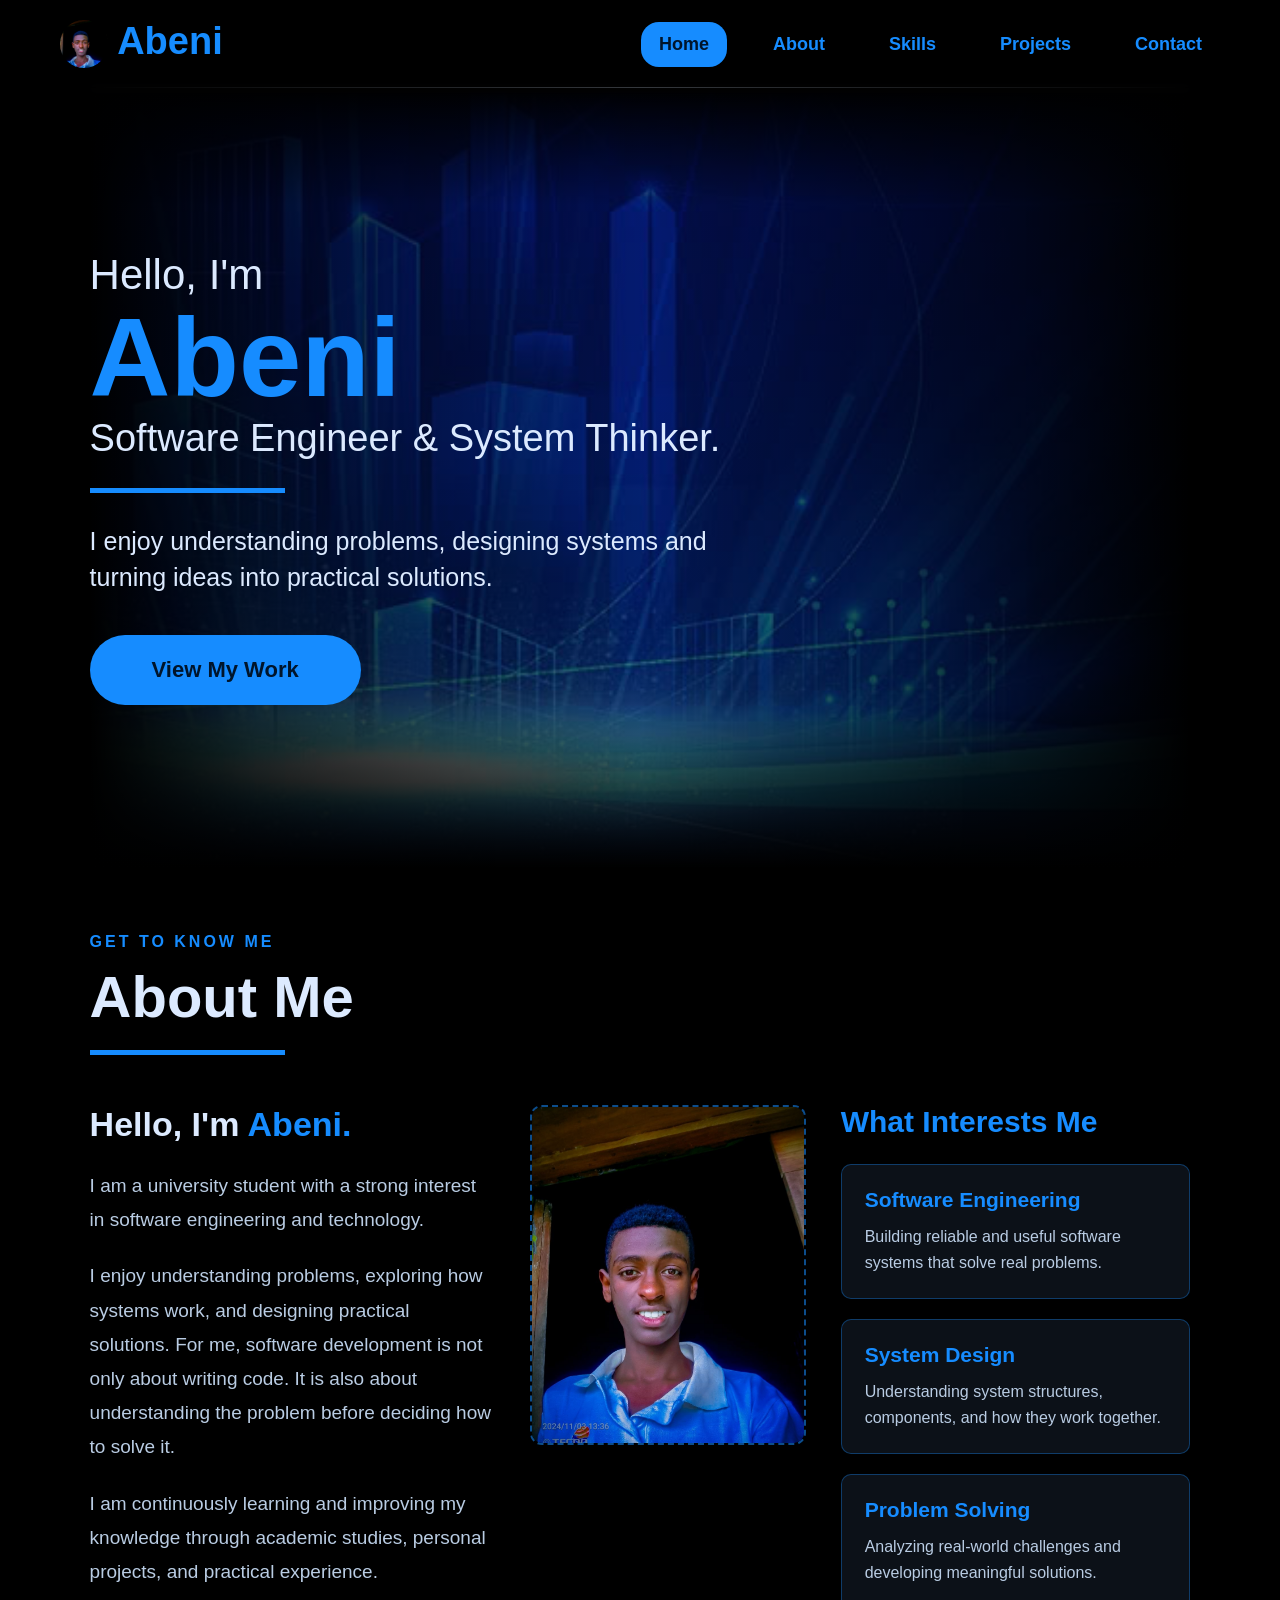
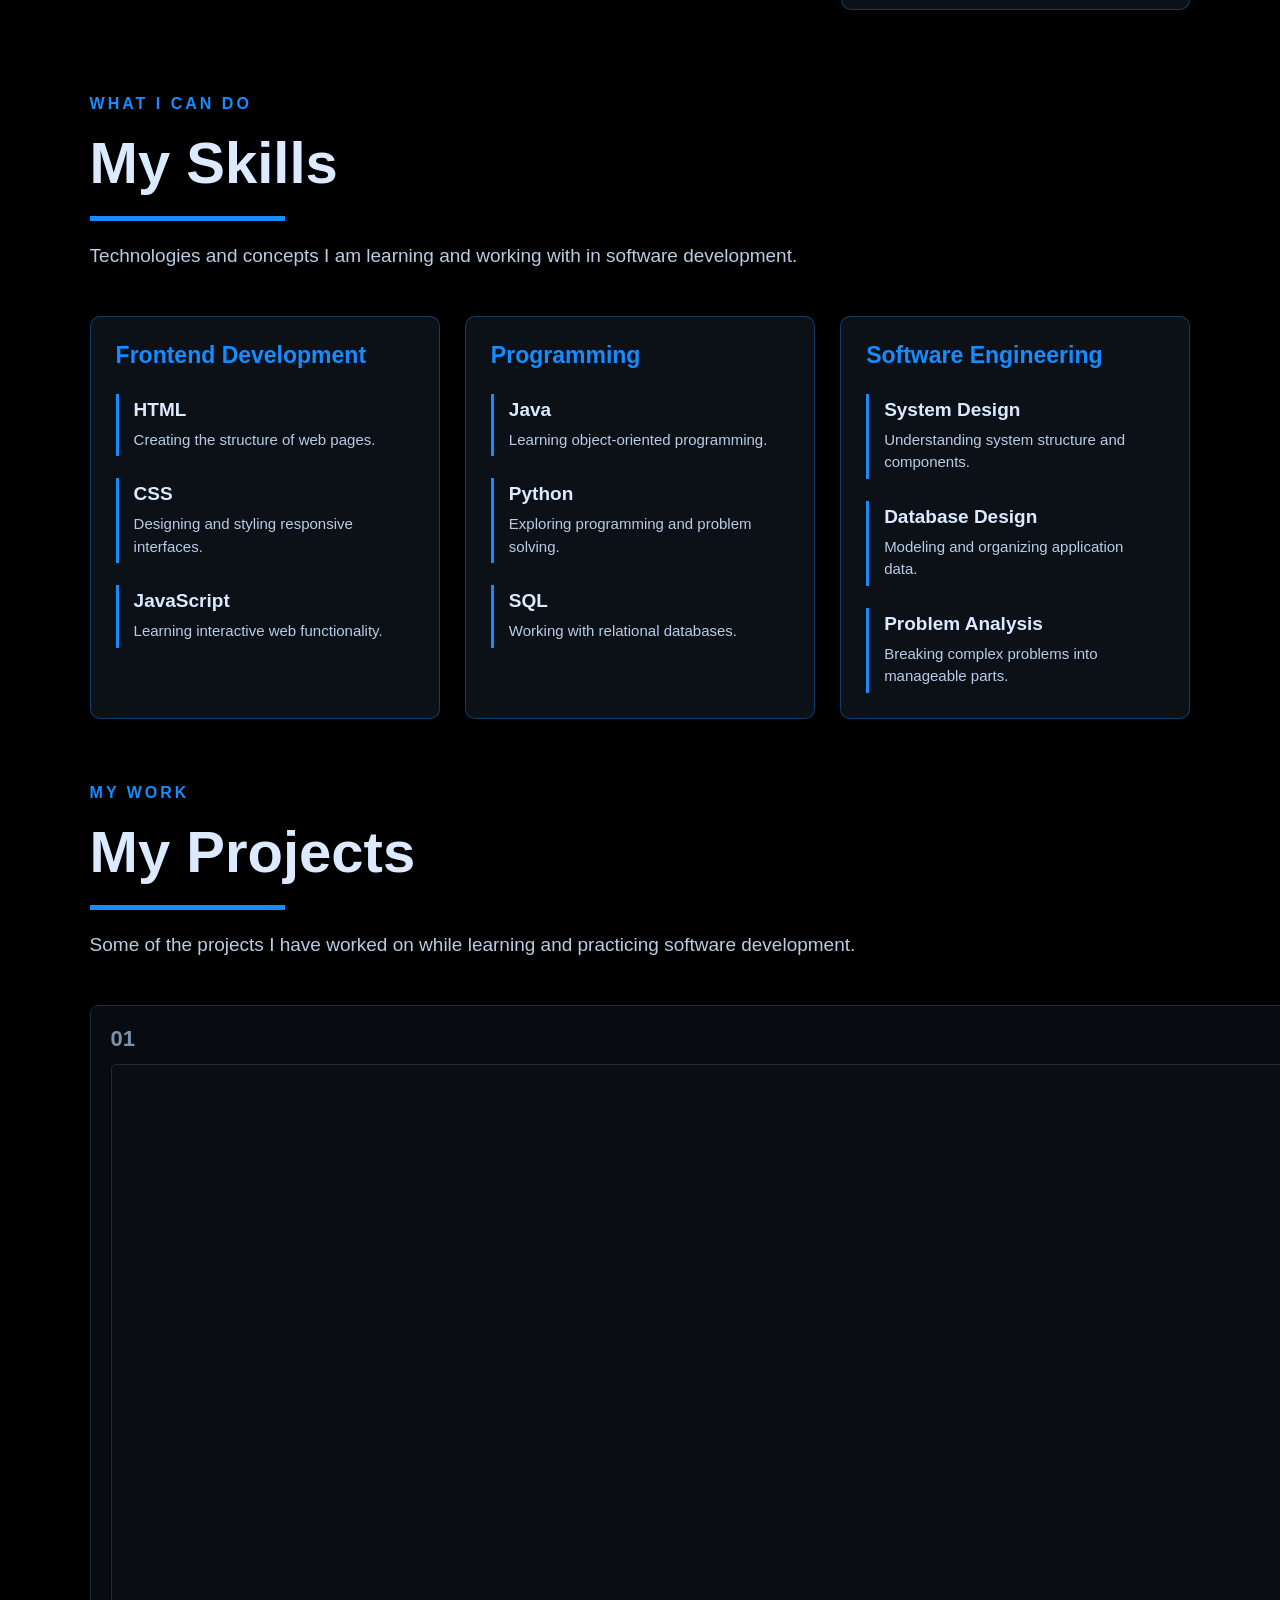
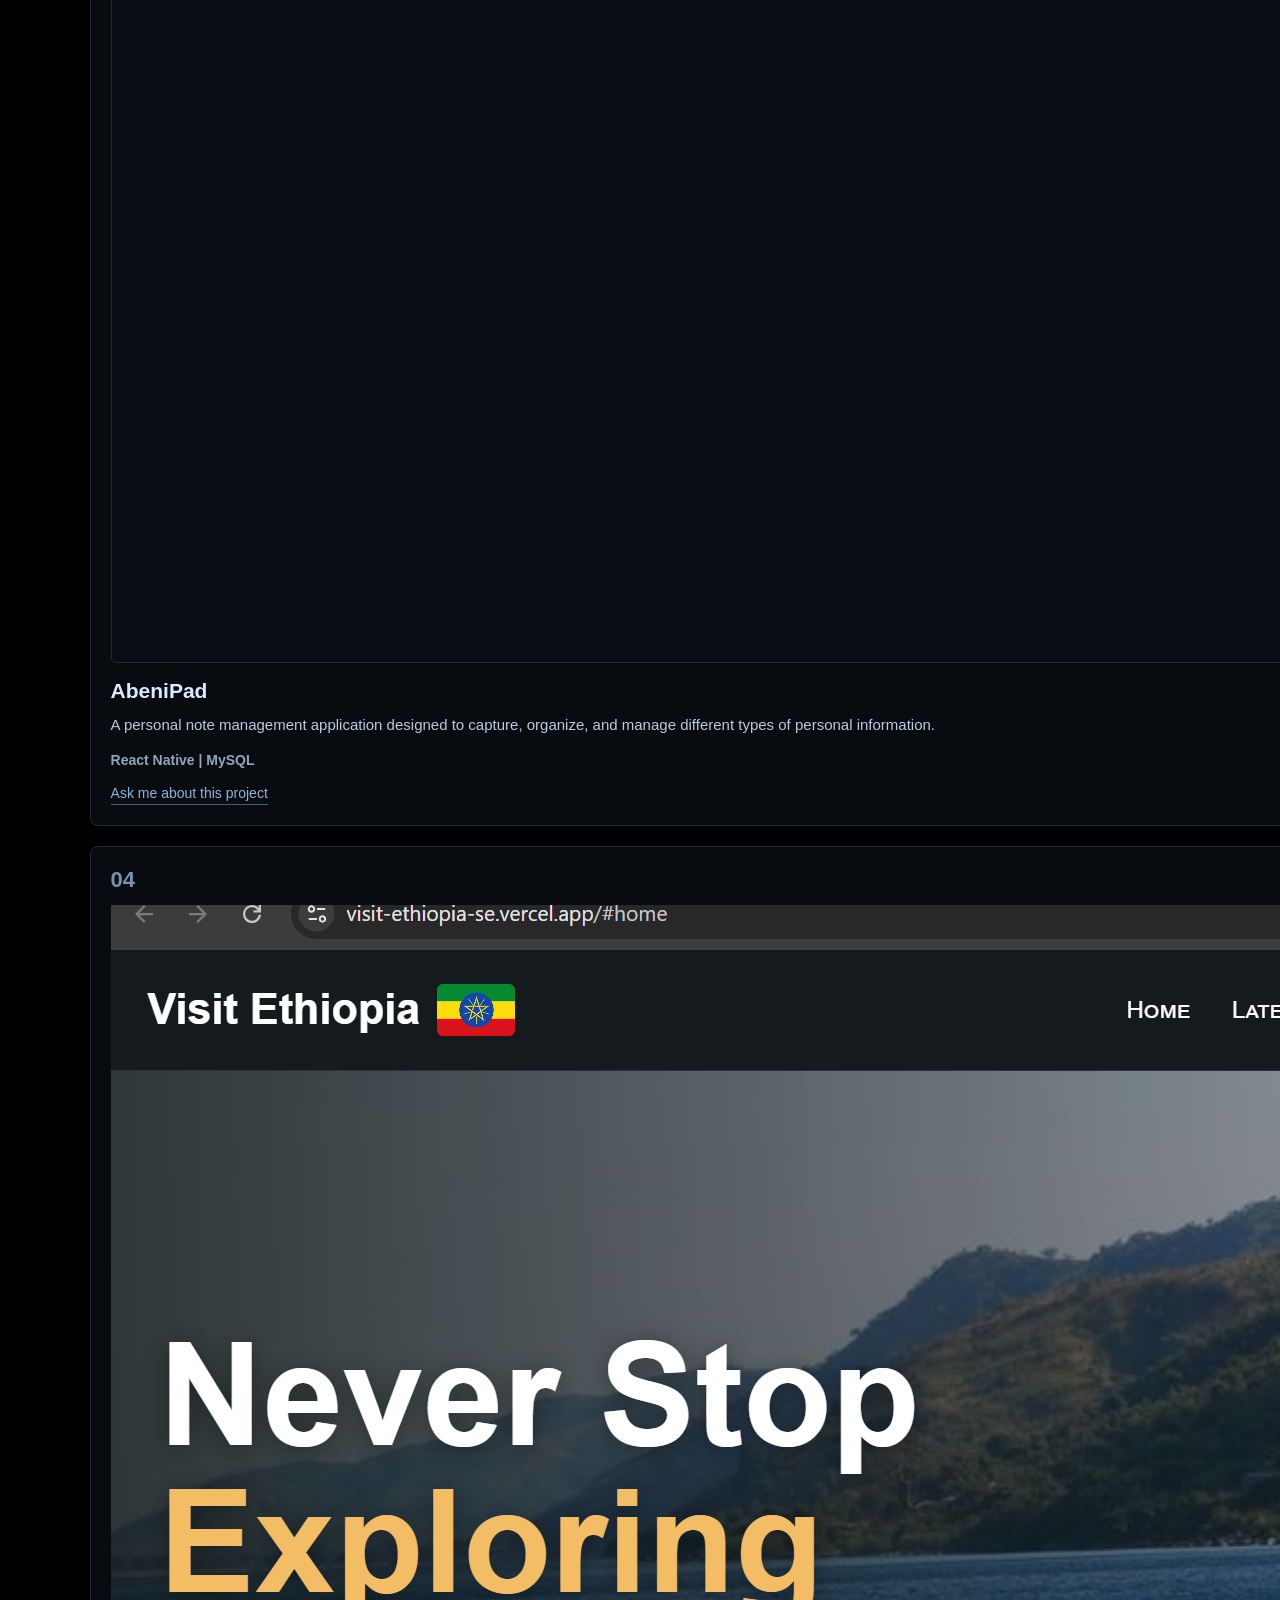
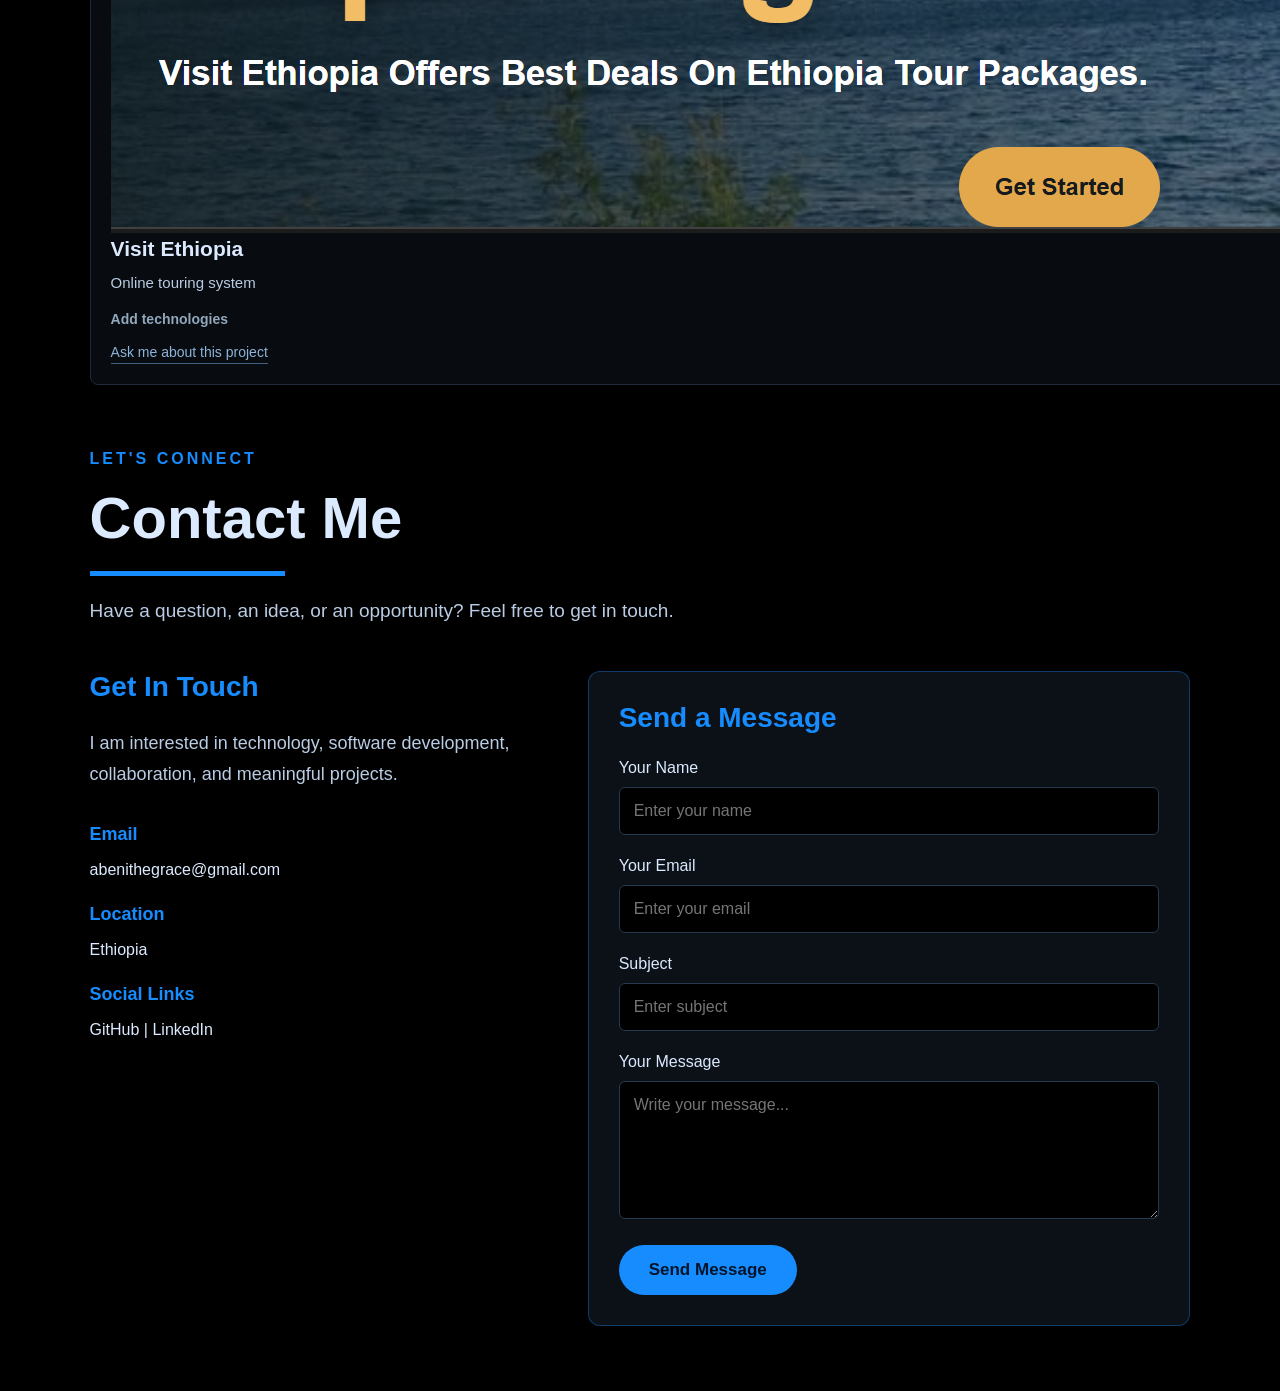
<file: pages/index.html>
<!DOCTYPE html>
<html lang="en">
<head>
    <meta charset="UTF-8">
    <meta name="viewport" content="width=device-width, initial-scale=1.0">
    <meta name="description" content="Abeni's software engineering portfolio, skills, projects, and contact information.">
    <title>My Portfolio</title>
    <link rel="stylesheet" href="../css/AbeniPortfolio.css">
</head>

<body>
    <header class="abeni_header">
        <div class="abeni_logo">
            <a href="#home" aria-label="Abeni, home">
                <img src="../assets/abeniPortfolio.jpg" alt="Abeni">
            </a>
            <a href="#home">Abeni</a>
        </div>

        <div class="abeni_navigation_menu">
            <input class="abeni_menu_checkbox" type="checkbox" id="abeni-menu-toggle"
                   aria-label="Toggle navigation" aria-controls="abeni-navigation">
            <label class="abeni_menu_toggle" for="abeni-menu-toggle">
                <span aria-hidden="true"></span>
                <span aria-hidden="true"></span>
                <span aria-hidden="true"></span>
            </label>

            <nav class="abeni_navigation" id="abeni-navigation" aria-label="Main navigation">
                <ul class="abeni_navigation_list">
                    <li><a class="abeni_active_link" href="#home">Home</a></li>
                    <li><a href="#about">About</a></li>
                    <li><a href="#skills">Skills</a></li>
                    <li><a href="#projects">Projects</a></li>
                    <li><a href="#contact">Contact</a></li>
                </ul>
            </nav>
        </div>
    </header>

    <main>
        <section class="abeni_home_container" id="home" aria-labelledby="home-title">
            <div class="abeni_intro_container">
                <p class="abeni_greeting">Hello, I'm</p>
                <h1 class="abeni_name" id="home-title">Abeni</h1>
                <h2 class="abeni_profession">Software Engineer &amp; System Thinker.</h2>
                <div class="abeni_blue_line" aria-hidden="true"></div>
                <p class="abeni_intro_text">
                    I enjoy understanding problems, designing systems
                    and turning ideas into practical solutions.
                </p>
                <a class="abeni_work_button" href="#projects">View My Work</a>
            </div>
        </section>

        <section class="abeni_about_container" id="about" aria-labelledby="about-title">
            <div class="abeni_about_heading">
                <p>GET TO KNOW ME</p>
                <h2 id="about-title">About Me</h2>
                <div class="abeni_blue_line" aria-hidden="true"></div>
            </div>

            <div class="abeni_about_content">
                <div class="abeni_about_text">
                    <h3>Hello, I'm <span>Abeni.</span></h3>
                    <p>
                        I am a university student with a strong interest
                        in software engineering and technology.
                    </p>
                    <p>
                        I enjoy understanding problems, exploring how
                        systems work, and designing practical solutions.
                        For me, software development is not only about
                        writing code. It is also about understanding
                        the problem before deciding how to solve it.
                    </p>
                    <p>
                        I am continuously learning and improving my
                        knowledge through academic studies, personal
                        projects, and practical experience.
                    </p>
                </div>

              <img class="abeni_about_image"
     src="../assets/images/abeniPortfolio.jpg"
     alt="Portrait of Abeni">

                <div class="abeni_about_interests">
                    <h3>What Interests Me</h3>
                    <div class="abeni_interest_box">
                        <h4>Software Engineering</h4>
                        <p>Building reliable and useful software systems that solve real problems.</p>
                    </div>
                    <div class="abeni_interest_box">
                        <h4>System Design</h4>
                        <p>Understanding system structures, components, and how they work together.</p>
                    </div>
                    <div class="abeni_interest_box">
                        <h4>Problem Solving</h4>
                        <p>Analyzing real-world challenges and developing meaningful solutions.</p>
                    </div>
                </div>
            </div>
        </section>

        <section class="abeni_skills_container" id="skills" aria-labelledby="skills-title">
            <div class="abeni_skills_heading">
                <p>WHAT I CAN DO</p>
                <h2 id="skills-title">My Skills</h2>
                <div class="abeni_blue_line" aria-hidden="true"></div>
                <p class="abeni_skills_intro">
                    Technologies and concepts I am learning and
                    working with in software development.
                </p>
            </div>

            <div class="abeni_skills_content">
                <div class="abeni_skill_group">
                    <h3>Frontend Development</h3>
                    <div class="abeni_skill_box">
                        <h4>HTML</h4>
                        <p>Creating the structure of web pages.</p>
                    </div>
                    <div class="abeni_skill_box">
                        <h4>CSS</h4>
                        <p>Designing and styling responsive interfaces.</p>
                    </div>
                    <div class="abeni_skill_box">
                        <h4>JavaScript</h4>
                        <p>Learning interactive web functionality.</p>
                    </div>
                </div>

                <div class="abeni_skill_group">
                    <h3>Programming</h3>
                    <div class="abeni_skill_box">
                        <h4>Java</h4>
                        <p>Learning object-oriented programming.</p>
                    </div>
                    <div class="abeni_skill_box">
                        <h4>Python</h4>
                        <p>Exploring programming and problem solving.</p>
                    </div>
                    <div class="abeni_skill_box">
                        <h4>SQL</h4>
                        <p>Working with relational databases.</p>
                    </div>
                </div>

                <div class="abeni_skill_group">
                    <h3>Software Engineering</h3>
                    <div class="abeni_skill_box">
                        <h4>System Design</h4>
                        <p>Understanding system structure and components.</p>
                    </div>
                    <div class="abeni_skill_box">
                        <h4>Database Design</h4>
                        <p>Modeling and organizing application data.</p>
                    </div>
                    <div class="abeni_skill_box">
                        <h4>Problem Analysis</h4>
                        <p>Breaking complex problems into manageable parts.</p>
                    </div>
                </div>
            </div>
        </section>

        <section class="abeni_projects_container" id="projects" aria-labelledby="projects-title">
            <div class="abeni_projects_heading">
                <p>MY WORK</p>
                <h2 id="projects-title">My Projects</h2>
                <div class="abeni_blue_line" aria-hidden="true"></div>
                <p class="abeni_projects_intro">
                    Some of the projects I have worked on while
                    learning and practicing software development.
                </p>
            </div>

            <div class="abeni_projects_content">
                <article class="abeni_project_card">
                    <div class="abeni_project_number">01</div>
                    <div class="abeni_project_image" role="img" aria-label="AbeniPad project image placeholder"></div>
                    <h3>AbeniPad</h3>
                    <p>
                        A personal note management application designed
                        to capture, organize, and manage different types
                        of personal information.
                    </p>
                    <div class="abeni_project_technologies">React Native | MySQL</div>
                    <a href="#contact" class="abeni_project_link">Ask me about this project</a>
                </article>

              <article class="abeni_project_card">
    <div class="abeni_project_number">02</div>
    <img class="abeni_project_image"
         src="../assets/images/image.png"
         alt="Screenshot of the portfolio website">
    <h3>Portfolio Website</h3>
    <p>
        A personal website that presents my background,
        technical skills, projects, and contact information.
    </p>
    <div class="abeni_project_technologies">HTML | CSS</div>
    <a href="#contact" class="abeni_project_link">Ask me about this project</a>
</article>

                <article class="abeni_project_card">
                    <div class="abeni_project_number">03</div>
                    <div class="abeni_project_image" role="img" aria-label="Library management project image placeholder"></div>
                    <h3>Library Management</h3>
                    <p>
                        A project focused on organizing books,
                        categories, and library information through
                        structured data management.

                    <a href="https://github.com/catwithlion/christianlibraryApp.git">view this project</a>
                    </p>
                    <div class="abeni_project_technologies">Java | MySQL</div>
                    <a href="#contact" class="abeni_project_link">Ask me about this project</a>
                </article>

               <article class="abeni_project_card">
    <div class="abeni_project_number">04</div>
    <img src="../assets/image.png" alt="No image for now">
    <h3>Visit Ethiopia</h3>
    <p>Online touring system</p>
    <div class="abeni_project_technologies">Add technologies</div>
    <a href="#contact" class="abeni_project_link">Ask me about this project</a>
</article>

                <article class="abeni_project_card">
                    <div class="abeni_project_number">05</div>
                    <div class="abeni_project_image" role="img" aria-label="Project 05 image placeholder"></div>
                    <h3>Project 05</h3>
                    <p>Add a short description of this project here.</p>
                    <div class="abeni_project_technologies">Add technologies</div>
                    <a href="#contact" class="abeni_project_link">Ask me about this project</a>
                </article>

                <article class="abeni_project_card">
                    <div class="abeni_project_number">06</div>
                    <div class="abeni_project_image" role="img" aria-label="Project 06 image placeholder"></div>
                    <h3>Project 06</h3>
                    <p>Add a short description of this project here.</p>
                    <div class="abeni_project_technologies">Add technologies</div>
                    <a href="#contact" class="abeni_project_link">Ask me about this project</a>
                </article>
            </div>
        </section>

        <section class="abeni_contact_container" id="contact" aria-labelledby="contact-title">
            <div class="abeni_contact_heading">
                <p>LET'S CONNECT</p>
                <h2 id="contact-title">Contact Me</h2>
                <div class="abeni_blue_line" aria-hidden="true"></div>
                <p class="abeni_contact_intro">
                    Have a question, an idea, or an opportunity?
                    Feel free to get in touch.
                </p>
            </div>

            <div class="abeni_contact_content">
                <div class="abeni_contact_information">
                    <h3>Get In Touch</h3>
                    <p>
                        I am interested in technology, software
                        development, collaboration, and meaningful projects.
                    </p>
                    <div class="abeni_contact_detail">
                        <h4>Email</h4>
                        <p>abenithegrace@gmail.com</p>
                    </div>
                    <div class="abeni_contact_detail">
                        <h4>Location</h4>
                        <p>Ethiopia</p>
                    </div>
                    <div class="abeni_contact_detail">
                        <h4>Social Links</h4>
                        <p>
                            <a href="https://github.com/catwithlion">GitHub</a>
                            |
                            <a href="https://linkedin.com/in/abenezar-balcha-9a66a136b">LinkedIn</a>
                        </p>
                    </div>
                </div>

                <form class="abeni_contact_form" action="#" method="post">
                    <h3>Send a Message</h3>
                    <label for="abeni_name_input">Your Name</label>
                    <input type="text" id="abeni_name_input" name="name"
                           placeholder="Enter your name" required>
                    <label for="abeni_email_input">Your Email</label>
                    <input type="email" id="abeni_email_input" name="email"
                           placeholder="Enter your email" required>
                    <label for="abeni_subject_input">Subject</label>
                    <input type="text" id="abeni_subject_input" name="subject"
                           placeholder="Enter subject">
                    <label for="abeni_message_input">Your Message</label>
                    <textarea id="abeni_message_input" name="message" rows="6"
                              placeholder="Write your message..." required></textarea>
                    <button type="submit">Send Message</button>
                </form>
            </div>
        </section>
    </main>

   
</body>
</html>
</file>
<file: css/AbeniPortfolio.css>
* {
    box-sizing: border-box;
}

body {
    margin: 0;
    padding: 0;
    background-color: #000000;
    color: #dceaff;
    font-family: Arial, Helvetica, sans-serif;
}

html {
    scroll-behavior: smooth;
    scroll-padding-top: 100px;
}



.abeni_header {
    width: 100%;
    padding: 20px 60px;
    display: flex;
    justify-content: space-between;
    align-items: center;
    position: sticky;
    top: 0;
    z-index: 10;
    background-color: #000000;
}

           .abeni_header::after {
    content: "";
    position: absolute;
    right: 7%;
    bottom: 0;
    left: 7%;
    height: 1px;
    background: linear-gradient(
        90deg,
        transparent,
        rgba(220, 234, 255, 0.24),
        transparent
    );
    box-shadow: 0 1px 8px rgba(220, 234, 255, 0.08);
}


                   .abeni_logo a {
    color: #168cff;
    font-size: 38px;
    font-weight: bold;
    text-decoration: none;
}

.abeni_logo img {
    width: 48px;
    height: 48px;
    border-radius: 50%;
    object-fit: cover;
    vertical-align: middle;
}

.abeni_home_container,
.abeni_about_container,
.abeni_skills_container,
.abeni_projects_container,
.abeni_contact_container {
    scroll-margin-top: 100px;
}



     .abeni_navigation_list {
    display: flex;
    align-items: center;
    gap: 28px;
    list-style: none;
    margin: 0;
    padding: 0;
}

.abeni_navigation_list a {
    display: inline-block;
    color: #168cff;
           font-size: 18px;
    font-weight: bold;
    text-decoration: none;
    padding: 12px 18px;
    transition: 0.3s;
}

             .abeni_navigation_list a:hover {
    color: #ffffff;
    transform: scale(1.05);
}

.abeni_navigation_list .abeni_active_link {
    color: #00152b;
    background-color: #168cff;
    border-radius: 18px;
}




.abeni_menu_toggle {
    display: none;
           border: 0;
    padding: 8px;
    background: transparent;
    cursor: pointer;
}

.abeni_menu_checkbox {
    display:  none;
}

           .abeni_menu_toggle span {
    display: block;
        width: 26px;
    height: 3px;
    margin: 5px 0;
    border-radius: 2px;
    background-color: #168cff;
}

.abeni_menu_toggle:focus-visible,
.abeni_navigation_list a:focus-visible {
    outline: 2px solid #dceaff;
    outline-offset: 4px;
}




     .abeni_home_container {
    width: 86%;
            min-height: 780px;
    margin: 0 auto;

    background-color: #000000;

    background-image:
       
    linear-gradient(
            to right,
            #000000 0%,
            rgba(0, 0, 0, 0.75) 15%,
            rgba(0, 0, 0, 0.35) 50%,
            rgba(0, 0, 0, 0.75) 85%,
            #000000 100%
        ),
        linear-gradient(
            to bottom,
            #000000 0%,
            rgba(0, 0, 0, 0.2) 15%,
            rgba(0, 0, 0, 0.2) 80%,
            #000000 100%
        ),
        url('../assets/bluetech2.jpg');

    background-position: right center;
    background-size: cover;
    background-repeat: no-repeat;

    display: flex;
    justify-content: space-between;
    align-items: center;
    gap: 50px;
}

.abeni_intro_container {
    width: 62%;
}

.abeni_greeting {
    color: #dceaff;
    font-size: 42px;
    margin: 0;
}

.abeni_name {
    color: #168cff;
    font-size: 112px;
    margin: 0;
    line-height: 1.05;
}

.abeni_profession {
    color: #dceaff;
    font-size: 38px;
    font-weight: normal;
    margin: 0;
}

.abeni_blue_line {
    width: 195px;
    height: 5px;
    background-color: #168cff;
    margin-top: 28px;
    margin-bottom: 30px;
}

.abeni_intro_text {
    color: #dceaff;
    font-size: 25px;
    line-height: 1.45;
    margin-bottom: 40px;
}

.abeni_work_button {
    display: inline-block;
    background-color: #168cff;
    color: #00152b;
    font-size: 22px;
    font-weight: bold;
    text-decoration: none;
    padding: 22px 62px;
    border-radius: 40px;
    transition: 0.3s;
}

.abeni_work_button:hover {
    background-color: #ffffff;
    cursor: pointer;
    transform: scale(1.05);
}




.abeni_profile_container {
    width: 430px;
    height: 430px;
    border: 6px solid #168cff;
}

.abeni_profile_image {
    width: 100%;
    height: 100%;
    object-fit: cover;
    display: block;
}



.abeni_about_container {
    width: 86%;
    max-width: 1250px;
    margin: 65px auto;
    min-height: 650px;
}

.abeni_about_heading {
    margin-bottom: 50px;
}

.abeni_about_heading p {
    color: #168cff;
    font-size: 16px;
    font-weight: bold;
    letter-spacing: 3px;
    margin-bottom: 12px;
}

.abeni_about_heading h2 {
    color: #dceaff;
    font-size: 58px;
    margin: 0;
}

.abeni_about_heading .abeni_blue_line {
    margin-top: 20px;
    margin-bottom: 0;
}

.abeni_about_content {
    display: grid;
    grid-template-columns: minmax(0, 1.1fr) minmax(200px, 0.75fr) minmax(0, 0.95fr);
    align-items: flex-start;
    gap: 35px;
}

.abeni_about_text {
    min-width: 0;
}

.abeni_about_image {
    display: block;
    width: 100%;
    height: 340px;
    min-height: 340px;
    object-fit: cover;
    object-position: center 38%;
    border: 2px dashed rgba(22, 140, 255, 0.55);
    border-radius: 12px;
}

.abeni_about_text h3 {
    color: #dceaff;
    font-size: 34px;
    margin-top: 0;
    margin-bottom: 25px;
}

.abeni_about_text h3 span {
    color: #168cff;
}

.abeni_about_text p {
    color: #b9cce3;
    font-size: 19px;
    line-height: 1.8;
    margin-bottom: 22px;
}

.abeni_about_interests {
    min-width: 0;
}

.abeni_about_interests h3 {
    color: #168cff;
    font-size: 30px;
    margin-top: 0;
    margin-bottom: 25px;
}

.abeni_interest_box {
    background-color: #0c1118;
    border: 1px solid rgba(22, 140, 255, 0.35);
    padding: 23px;
    margin-bottom: 20px;
    border-radius: 10px;
    transition: 0.3s;
}

.abeni_interest_box:hover {
    border-color: #168cff;
    background-color: #101a27;
    transform: translateY(-4px);
}

.abeni_interest_box h4 {
    color: #168cff;
    font-size: 21px;
    margin-top: 0;
    margin-bottom: 12px;
}

.abeni_interest_box p {
    color: #b9cce3;
    font-size: 16px;
    line-height: 1.6;
    margin: 0;
}



.abeni_skills_container {
    width: 86%;
    max-width: 1250px;
    margin: 65px auto;
}

.abeni_skills_heading {
    margin-bottom: 45px;
}

.abeni_skills_heading > p:first-child {
    color: #168cff;
    font-size: 16px;
    font-weight: bold;
    letter-spacing: 3px;
}

.abeni_skills_heading h2 {
    color: #dceaff;
    font-size: 58px;
    margin: 0;
}

.abeni_skills_heading .abeni_blue_line {
    margin-top: 20px;
    margin-bottom: 20px;
}

.abeni_skills_intro {
    color: #b9cce3;
    font-size: 19px;
    line-height: 1.6;
}

.abeni_skills_content {
    display: grid;
    grid-template-columns: repeat(3, 1fr);
    gap: 25px;
}

.abeni_skill_group {
    background-color: #0c1118;
    border: 1px solid rgba(22, 140, 255, 0.35);
    padding: 25px;
    border-radius: 10px;
}

.abeni_skill_group h3 {
    color: #168cff;
    font-size: 23px;
    margin-top: 0;
    margin-bottom: 25px;
}

.abeni_skill_box {
    border-left: 3px solid #168cff;
    padding: 5px 15px;
    margin-bottom: 22px;
}

.abeni_skill_box:last-child {
    margin-bottom: 0;
}

.abeni_skill_box h4 {
    color: #dceaff;
    font-size: 19px;
    margin: 0 0 8px;
}

.abeni_skill_box p {
    color: #b9cce3;
    font-size: 15px;
    line-height: 1.5;
    margin: 0;
}




.abeni_projects_container {
    width: 86%;
    max-width: 1250px;
    margin: 65px auto;
}

.abeni_projects_heading {
    margin-bottom: 45px;
}

.abeni_projects_heading > p:first-child {
    color: #168cff;
    font-size: 16px;
    font-weight: bold;
    letter-spacing: 3px;
}

.abeni_projects_heading h2 {
    color: #dceaff;
    font-size: 58px;
    margin: 0;
}

.abeni_projects_heading .abeni_blue_line {
    margin-top: 20px;
    margin-bottom: 20px;
}

.abeni_projects_intro {
    color: #b9cce3;
    font-size: 19px;
    line-height: 1.6;
}

.abeni_projects_content {
    display: grid;
    grid-template-columns: repeat(3, 1fr);
    gap: 20px;
}

.abeni_project_card {
    background-color: #080b10;
    border: 1px solid #1d2b3b;
    padding: 20px;
    border-radius: 8px;
    transition: border-color 0.2s ease;
}

.abeni_project_card:hover {
    border-color: #42617e;
}

.abeni_project_number {
    color: #7893ad;
    font-size: 22px;
    font-weight: 600;
    margin-bottom: 12px;
}

.abeni_project_image {
    display: block;
    width: 100%;
    aspect-ratio: 16 / 10;
    margin-bottom: 16px;
    overflow: hidden;
    border: 1px solid #1d2b3b;
    border-radius: 5px;
    object-fit: cover;
    background-color: #0a0e14;
}

.abeni_project_card h3 {
    color: #dceaff;
    font-size: 21px;
    margin: 0 0 10px;
}

.abeni_project_card p {
    color: #b9cce3;
    font-size: 15px;
    line-height: 1.55;
    min-height: 0;
    margin: 0;
}

.abeni_project_technologies {
    color: #91a7bc;
    font-size: 14px;
    font-weight: 600;
    margin: 16px 0;
}

.abeni_project_link {
    display: inline-block;
    color: #8db4d8;
    text-decoration: none;
    font-size: 14px;
    border-bottom: 1px solid #42617e;
    padding-bottom: 3px;
}

.abeni_project_link:hover {
    color: #ffffff;
    border-color: #ffffff;
}




.abeni_contact_container {
    width: 86%;
    max-width: 1250px;
    margin: 65px auto;
}

.abeni_contact_heading {
    margin-bottom: 45px;
}

.abeni_contact_heading > p:first-child {
    color: #168cff;
    font-size: 16px;
    font-weight: bold;
    letter-spacing: 3px;
}

.abeni_contact_heading h2 {
    color: #dceaff;
    font-size: 58px;
    margin: 0;
}

.abeni_contact_heading .abeni_blue_line {
    margin-top: 20px;
    margin-bottom: 20px;
}

.abeni_contact_intro {
    color: #b9cce3;
    font-size: 19px;
    line-height: 1.6;
}

.abeni_contact_content {
    display: flex;
    justify-content: space-between;
    align-items: flex-start;
    gap: 60px;
}

.abeni_contact_information {
    width: 40%;
}

.abeni_contact_information h3,
.abeni_contact_form h3 {
    color: #168cff;
    font-size: 28px;
    margin-top: 0;
    margin-bottom: 25px;
}

.abeni_contact_information > p {
    color: #b9cce3;
    font-size: 18px;
    line-height: 1.7;
    margin-bottom: 35px;
}

.abeni_contact_detail {
    margin-bottom: 25px;
}

.abeni_contact_detail h4 {
    color: #168cff;
    font-size: 18px;
    margin-bottom: 8px;
}

.abeni_contact_detail p {
    color: #dceaff;
    font-size: 16px;
}

.abeni_contact_detail a {
    color: #dceaff;
    text-decoration: none;
}

.abeni_contact_detail a:hover {
    color: #168cff;
}




.abeni_contact_form {
    width: 55%;
    background-color: #0c1118;
    border: 1px solid rgba(22, 140, 255, 0.35);
    padding: 30px;
    border-radius: 12px;
}

.abeni_contact_form label {
    display: block;
    color: #dceaff;
    font-size: 16px;
    margin-bottom: 10px;
}

.abeni_contact_form input,
.abeni_contact_form textarea {
    width: 100%;
    background-color: #000000;
    color: #dceaff;
    border: 1px solid #26394e;
    border-radius: 6px;
    padding: 14px;
    font-size: 16px;
    font-family: Arial, Helvetica, sans-serif;
    margin-bottom: 22px;
}

.abeni_contact_form input:focus,
.abeni_contact_form textarea:focus {
    outline: none;
    border-color: #168cff;
}

.abeni_contact_form textarea {
    resize: vertical;
}

.abeni_contact_form button {
    background-color: #168cff;
    color: #00152b;
    border: none;
    border-radius: 30px;
    padding: 15px 30px;
    font-size: 17px;
    font-weight: bold;
    cursor: pointer;
    transition: 0.3s;
}

.abeni_contact_form button:hover {
    background-color: #ffffff;
    transform: scale(1.04);
}

@media (prefers-reduced-motion: reduce) {
    html {
        scroll-behavior: auto;
    }
}



@media screen and (max-width: 900px) {

    .abeni_header {
        padding: 16px 7%;
    }

    .abeni_logo a {
        font-size: 30px;
    }

    .abeni_logo img {
        width: 40px;
        height: 40px;
    }

    .abeni_menu_toggle {
        display: block;
    }

    .abeni_menu_checkbox {
        display: block;
        position: absolute;
        width: 1px;
        height: 1px;
        overflow: hidden;
        clip: rect(0, 0, 0, 0);
        white-space: nowrap;
    }

    .abeni_menu_checkbox:focus-visible + .abeni_menu_toggle {
        outline: 2px solid #dceaff;
        outline-offset: 4px;
    }

    .abeni_navigation {
        display: none;
        position: absolute;
        top: 100%;
        right: 0;
        left: 0;
        z-index: 1;
        padding: 12px 7% 20px;
        background-color: #000000;
        border-bottom: 1px solid rgba(220, 234, 255, 0.24);
    }

    .abeni_menu_checkbox:checked ~ .abeni_navigation {
        display: block;
    }

    .abeni_navigation_list {
        flex-direction: column;
        align-items: stretch;
        gap: 8px;
    }

    .abeni_navigation_list a {
        display: block;
        text-align: center;
    }



    .abeni_home_container {
        flex-direction: column-reverse;
        justify-content: center;
        text-align: center;
        padding: 55px 0;
    }

    .abeni_intro_container {
        width: 100%;
    }

    .abeni_name {
        font-size: 75px;
    }

    .abeni_profession {
        font-size: 27px;
    }

    .abeni_intro_text {
        font-size: 19px;
    }

    .abeni_blue_line {
        margin-left: auto;
        margin-right: auto;
    }

    .abeni_profile_container {
        width: 300px;
        height: 300px;
    }


    /* ABOUT RESPONSIVE */

    .abeni_about_container {
        width: 86%;
        margin: 45px auto;
    }

    .abeni_about_heading h2 {
        font-size: 43px;
    }

    .abeni_about_content {
        display: flex;
        flex-direction: column;
        gap: 35px;
    }

    .abeni_about_text,
    .abeni_about_interests {
        width: 100%;
    }

    .abeni_about_image {
        width: min(100%, 340px);
        height: 300px;
        min-height: 300px;
        align-self: center;
    }

    .abeni_about_text h3 {
        font-size: 28px;
    }

    .abeni_about_text p {
        font-size: 17px;
    }

    .abeni_about_interests h3 {
        font-size: 26px;
    }


    /* SKILLS RESPONSIVE */

    .abeni_skills_container {
        width: 86%;
        margin: 45px auto;
    }

             .abeni_skills_heading h2 {
           font-size: 43px;
            }

    .abeni_skills_content {
        grid-template-columns: repeat(2, 1fr);
    }



    .abeni_projects_container {
        width: 86%;
        margin: 45px auto;
    }

    .abeni_projects_heading h2 {
        font-size: 43px;
    }

    .abeni_projects_content {
        grid-template-columns: repeat(2, 1fr);
    }


  

    .abeni_contact_container {
        width: 86%;
        margin: 45px auto;
    }

    .abeni_contact_heading h2 {
        font-size: 43px;
    }

    .abeni_contact_content {
        flex-direction: column;
        gap: 35px;
    }

    .abeni_contact_information,
    .abeni_contact_form {
        width: 100%;
    }

}


@media screen and (max-width: 600px) {

    .abeni_skills_content {
        grid-template-columns: 1fr;
    }

    .abeni_projects_content {
        grid-template-columns: 1fr;
    }

    .abeni_skills_intro,
    .abeni_projects_intro,
    .abeni_contact_intro {
        font-size: 16px;
    }

    .abeni_project_card p {
        min-height: auto;
    }

    .abeni_contact_form {
        padding: 20px;
    }

    .abeni_work_button {
        padding: 17px 35px;
        font-size: 18px;
    }

    .abeni_name {
        font-size: 60px;
    }

    .abeni_profession {
        font-size: 23px;
    }

    .abeni_profile_container {
        width: 250px;
        height: 250px;
    }

}
</file>
